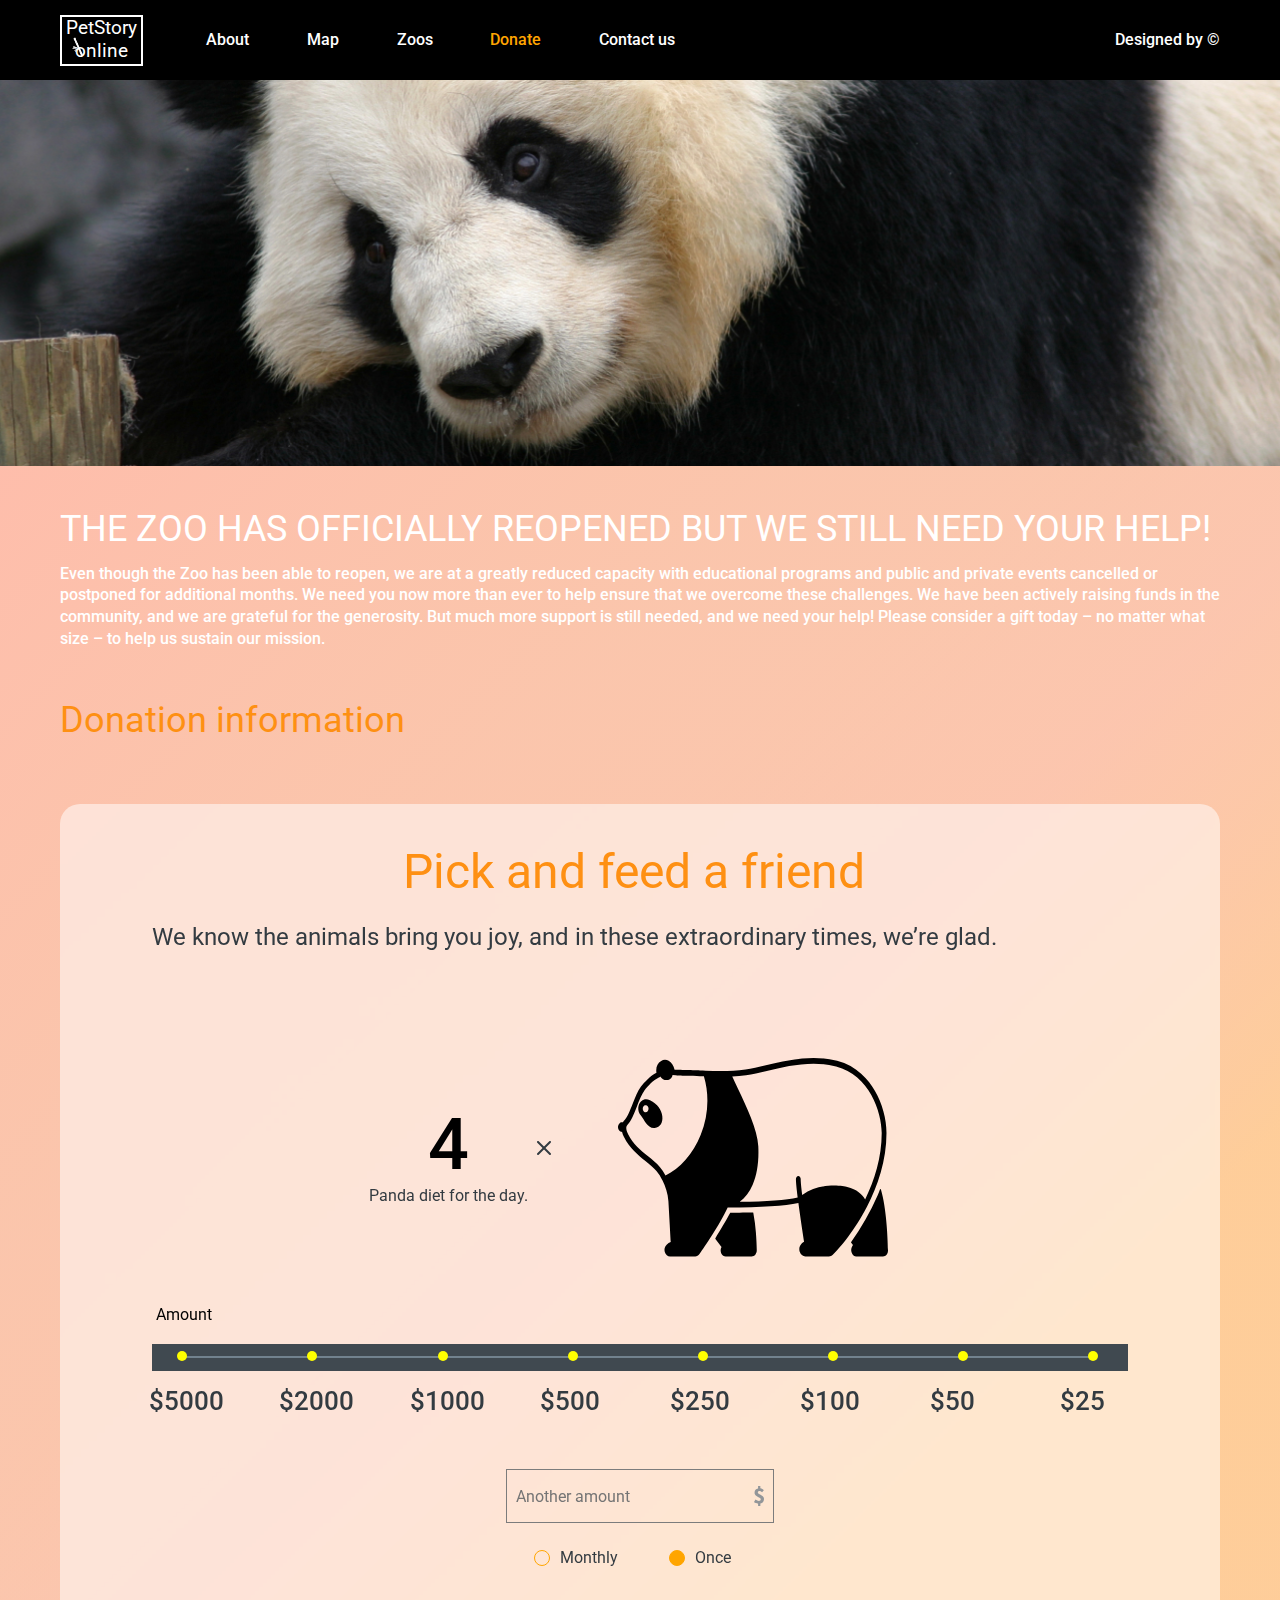
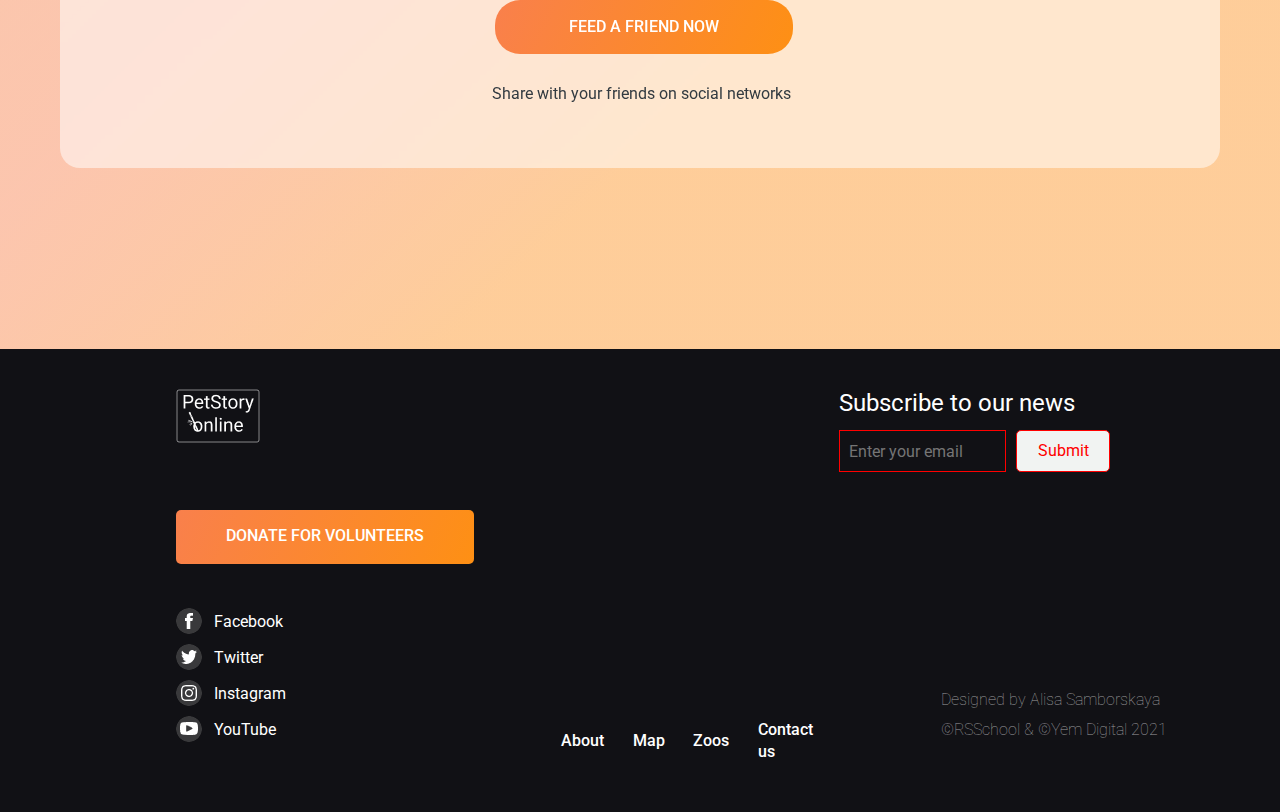
<file: pages/donate/index.html>
<!DOCTYPE html>
<html lang="en">
<head>
    <meta charset="UTF-8">
    <meta http-equiv="X-UA-Compatible" content="IE=edge">
    <meta name="viewport" content="width=device-width, initial-scale=1.0">
    <link rel="icon" type="image/x-icon" href="../../assets/icons/panda_iconpanda-icon-s.svg">
    <link rel="stylesheet" href="./style.css">
    <link rel="preconnect" href="https://fonts.googleapis.com">
    <link rel="preconnect" href="https://fonts.googleapis.com">
    <link rel="preconnect" href="https://fonts.gstatic.com" crossorigin>
    <link href="https://fonts.googleapis.com/css2?family=Roboto:ital,wght@0,100;0,400;0,500;0,700;0,900;1,400;1,700;1,900&family=Rubik+Dirt&display=swap" rel="stylesheet">
    <title>ONLINE_ZOO</title>
</head>
<body>
    <div class="wrapper">
        <header>
            <div class="guide">
               <div class="logo_h1">
                <a class="header_logo_link" href="https://hopelessju.github.io/online-zoo/"> <h1>PetStory online</h1></a>
               </div>
                <nav class="nav_header">
                    <ul class="nav_ul">
                        <li class="nav_li">
                            <a class="anchor anchor_about" href="https://hopelessju.github.io/online-zoo/">About</a>
                        </li>
                        <li class="nav_li">
                            <a class="anchor anchor_map" href="#">Map</a>
                        </li>
                        <li class="nav_li">
                            <a class="anchor anchor_zoos" href="#">Zoos</a>
                        </li>
                        <li class="nav_li">
                            <a class="anchor anchor_donate" href="./index.html">Donate</a>
                        </li>
                        <li class="nav_li">
                            <a class="anchor anchor_contact" href="#">Contact us</a>
                        </li>
                    </ul>
                </nav>
                <div class="designed_by"><a class="header_designed" href="https://www.figma.com/file/jfEFwkXVj1WRq7sUHDr8os/PetStory-online?node-id=0%3A1" target="_blank"> Designed by ©</a></div>
            </div>
        </header>
        <main>
            <div class="panda_wrapper">
            </div>
            <div class="feed_wrapper">
                <div class="feed_friend_container">
                    <div class="feed_description">
                        <h2>THE ZOO HAS OFFICIALLY REOPENED BUT WE STILL NEED YOUR HELP!</h2>
                        <p>Even though the Zoo has been able to reopen, we are at a greatly reduced capacity with educational programs and public and private events cancelled or postponed for additional months. We need you now more than ever to help ensure that we overcome these challenges. We have been actively raising funds in the community, and we are grateful for the generosity. But much more support is still needed, and we need your help! Please consider a gift today – no matter what size – to help us sustain our mission.</p>
                        <a href="#">Donation information</a>
                    </div>
                    <div class="feed_container">
                        <div class="pay_head">
                            <h2 class="pay_h2">Pick and feed a friend</h2>
                            <p class="pay_head_p">We know the animals bring you joy, and in these extraordinary times, we’re glad.</p>
                        </div>
                        <div class="pay_pictures">
                            <div class="pay_picture_text">
                                <div class="amount_of_animals">4</div>
                                <p>Panda diet for the day.</p>
                            </div>
                            <div class="math_sign"><img src="../../assets/icons/x_icon.svg" alt="x-icon"></div>
                            <div class="panda_picture">
                                <img src="../../assets/icons/panda_widget1.svg" alt="panda">
                            </div>
                        </div>
                        <div class="pay_amount">
                            <p class="pay_amount_text">Amount</p>
                            <div class="radio_pay">
                                <div class="radio_bgd">
                                    <div class="middle_line"></div>
                                </div>
                                <div class="pay_scale">
                                    <div class="radio_btn">
                                        <input class="radio_input" type="radio" id="5000" value="5000" name="radio_group">
                                        <label class="radio_label" for="5000">$5000</label>
                                    </div>
                                    <div class="radio_btn">
                                        <input class="radio_input" type="radio" id="2000" value="2000" name="radio_group">
                                        <label class="radio_label" for="2000">$2000</label>
                                    </div>
                                    <div class="radio_btn">
                                        <input class="radio_input" type="radio" id="1000" value="1000" name="radio_group">
                                        <label class="radio_label" for="1000">$1000</label>
                                    </div>
                                    <div class="radio_btn">
                                        <input class="radio_input" type="radio" id="500" value="500" name="radio_group">
                                        <label class="radio_label" for="500">$500</label>
                                    </div>
                                    <div class="radio_btn">
                                        <input class="radio_input" type="radio" id="250" value="250" name="radio_group">
                                        <label class="radio_label" for="250">$250</label>
                                    </div>
                                    <div class="radio_btn">
                                        <input class="radio_input" type="radio" id="100" value="100" name="radio_group">
                                        <label class="radio_label" for="100">$100</label>
                                    </div>
                                    <div class="radio_btn">
                                        <input class="radio_input" type="radio" id="50" value="50" name="radio_group">
                                        <label class="radio_label" for="50">$50</label>
                                    </div>
                                    <div class="radio_btn">
                                        <input class="radio_input" type="radio" id="25" value="25" name="radio_group">
                                        <label class="radio_label" for="25">$25</label>
                                    </div>
                                </div>
                            </div>
                            <div class="custom_pay">
                                <input class="custom_input" type="number" max="9999"oninput="javascript: if (this.value.length > this.maxLength) this.value = this.value.slice(0, this.maxLength);"
                                type = "number" maxlength = "4" placeholder="Another amount">
                                <div class="custom_radio_group">
                                    <div class="custom_radio">
                                        <input type="radio" name="custom_group" id="monthly">
                                        <label for="monthly">Monthly</label>
                                    </div>
                                    <div class="custom_radio">
                                        <input type="radio" name="custom_group" id="once" checked>
                                        <label for="once">Once</label>
                                    </div>
                                </div>
                            </div>
                            <button class="feed_btn">Feed a friend now</button>
                            <p class="feed_end_p">Share with your friends on social networks </p>
                        </div>
                    </div>
                </div>
            </div>
        </main>
        <footer>
            <div class="footer_wrapper">
                <div class="footer_container">
                    <div class="footer_left">
                        <a class="footer_logo" href="https://hopelessju.github.io/online-zoo/"><img src="../../assets/images/logofooter.png" alt="link to the main page"></a>
                        <a class="footer_btn" href="./index.html">donate for volunteers</a>
                        <div class="footer_links">
                            <div class="fcb_link div_links">
                                <a href="https://www.facebook.com/" target="_blank"><img src="../../assets/icons/Newfolder/facebook.png" alt="facebook link">Facebook</a>
                            </div>
                            <div class="twitter_link div_links">
                                <a  href="https://twitter.com/" target="_blank"><img src="../../assets/icons/Newfolder/twitter.png" alt="twitter link">Twitter</a>
                            </div>
                            <div class="insta_link div_links">
                                <a  href="https://www.instagram.com/" target="_blank"><img src="../../assets/icons/Newfolder/instagram.png" alt="instagramlink">Instagram</a>
                            </div>
                            <div class="youtube_link div_links">
                                <a class="youtube_link" href="https://www.youtube.com/" target="_blank"> <img src="../../assets/icons/Newfolder/youtube.png" alt="youtube link"></img>YouTube</a>
                            </div>
                        </div>
                    </div>
                    <div class="footer_middle">
                        <nav class="nav_footer">
                            <ul class="nav_ul">
                                <li class="nav_li">
                                    <a class="anchor anchor_about" href="https://hopelessju.github.io/online-zoo/">About</a>
                                </li>
                                <li class="nav_li">
                                    <a class="anchor anchor_map" href="#">Map</a>
                                </li>
                                <li class="nav_li">
                                    <a class="anchor anchor_zoos" href="#">Zoos</a>
                                </li>
                                <li class="nav_li">
                                    <a class="anchor anchor_contact" href="#">Contact us</a>
                                </li>
                            </ul>
                        </nav>
                    </div>
                    <div class="footer_right">
                        <div class="subscribe">Subscribe to our news</div>
                        <form class="submit_form">
                            <input class="footer_input" type="email" placeholder="Enter your email" required>
                            <button type='submit' class="subscribe_btn">Submit</button>
                        </form>
                        <div class="footer_designed_by">
                            <p>Designed by Alisa Samborskaya <br> ©RSSchool & ©Yem Digital 2021</p>
                        </div>
                    </div>
                </div>
            </div>
        </footer>
    </div>
</body>
</file>
<file: pages/donate/style.css>
body {
    margin: 0 auto;
    scroll-behavior: smooth;
}

.wrapper {
    max-width: 100%;
    height: 7080x;
}

.guide {
    max-width: 1160px;
    height: 100%;
    margin: 0 auto;
    display: flex;
    align-items: center;
}

header {
    max-width: 100%;
    position: relative;
    height: 80px;
    background: black;
}

.logo_h1 {
    position: relative;
    display: flex;
    align-items: center;
    border: 2px solid white;
    max-width: 79px;
    max-height: 47px;
    font-family: 'Roboto', sans-serif;
    color: #FFFFFF;
}

.logo_h1::before {
    content: '';
    position: absolute;
    display: block;
    height: 40%;
    width: 14%;
    left: 12.5%;
    top: 44%;
    background-image: url(../../assets/icons/bamboo.svg);
    background-repeat: no-repeat;
    color: #FFFFFF;
}

.header_logo_link {
    text-decoration: none;
}

h1 {
    font-family: 'Roboto', sans-serif;
    font-style: normal;
    font-weight: 400;
    font-size: 19px;
    line-height: 120%;
    text-align: center;
    color: #FFFFFF;
}

.nav_header {
    display: flex;
    width: 67%;
}

.nav_ul {
    margin-left: 3%;
    display: flex;
    align-items: center;
    justify-content: space-between;
    width: inherit;
    list-style-type: none;
}

.nav_li {
    margin-right: 10%;
    display: flex;
    max-width: 100%;
    align-items: center;
    justify-content: space-evenly;
    style: none;
}

.anchor {
    text-decoration: none;
    font-family: 'Roboto';
    font-style: normal;
    font-weight: 500;
    font-size: 16px;
    line-height: 140%;
    color: #FFFFFF;
}

.anchor:hover {
    transform: scale(1.2);
    color: #f9f004;
    transition: all ease-in 0.2s;
    text-shadow: 1px 1px 1px #0feff7;
}

.designed_by a {
    text-decoration: none;
    color: white;
}

.designed_by a:hover {
    color: #f9f004;
}

.designed_by {
    margin-left: 16.8%;
    text-decoration: none;
    font-family: 'Roboto';
    font-style: normal;
    font-weight: 500;
    font-size: 16px;
    line-height: 140%;
}

.designed_by:hover {
    cursor: pointer;
    transform: scale(1.2);
    color: #f9f004;
    transition: all ease-in 0.2s;
    text-shadow: 1px 1px 1px #0feff7;
}

.anchor_donate {
    color: orange;
}

/* MAIN */
.panda_wrapper {
    width: 100%;
    background-image: url(../../assets/images/panda_bg.jpg);
    background-repeat: no-repeat;
    background-position: center;
    background-size: cover;
    min-height: 390px;
    margin-top: -5px;
    padding-bottom: 1px;
}
.feed_wrapper {
    padding-top: 40px;
    padding-bottom: 181px;
    width: 100%;
    background: linear-gradient(315.75deg, rgba(254, 210, 144, 0.7) 30.06%, #FEBDAB 100.95%, rgba(254, 210, 144, 0.7) 106.36%), linear-gradient(315.75deg, rgba(254, 189, 171, 0.74) 30.06%, rgba(243, 169, 248, 0.66) 50.74%, #E0D8F0 80.49%, #EAF7FE 127.9%, #EAF7FE 149.54%), linear-gradient(315.75deg, rgba(254, 189, 171, 0.74) 30.06%, rgba(243, 169, 248, 0.66) 50.74%, #E0D8F0 80.49%, #EAF7FE 127.9%, #EAF7FE 149.54%);
}

.feed_friend_container {
    max-width: 1160px;
    margin: 0 auto;
}
.pay_head h2, .pay_head p, .pay_amount_text, .feed_end_p, .feed_description h2, .feed_description p {
    margin: 0;
}

.feed_description {
    box-sizing: border-box;
    margin-bottom: 60px;
}

.feed_description h2 {
    font-family: 'Roboto';
    font-style: normal;
    font-weight: 400;
    font-size: 36px;
    line-height: 130%;
    color: #FFFFFF;
    margin-bottom: 10px;
}

.feed_description p {
    font-family: 'Roboto';
    font-style: normal;
    font-weight: 500;
    font-size: 16px;
    line-height: 135%;
    color: #FFFFFF;
    margin-bottom: 48px;
}

.feed_description a {
    text-decoration: none;
    font-family: 'Roboto';
    font-style: normal;
    font-weight: 400;
    font-size: 36px;
    line-height: 130%;
    color: #FE9013;
    margin-bottom: 60px;
}
.feed_container {
    background: rgba(255, 255, 255, 0.52);
    backdrop-filter: blur(2px);
    border-radius: 20px;
    box-sizing: border-box;
    padding: 39px 92px 62px 92px;
}
.pay_head {
    margin-bottom: 60px;
}

.pay_head h2 {
    font-family: 'Roboto';
    font-style: normal;
    font-weight: 400;
    font-size: 48px;
    line-height: 120%;
    text-align: center;
    color: #FE9013;
    margin-left: -13px;
    margin-bottom: 22px;
}

.pay_head p {
    font-family: 'Roboto';
    font-style: normal;
    font-weight: 400;
    font-size: 24px;
    line-height: 120%;
    color: #333B41;
}


.amount_of_animals {
    font-family: 'Roboto';
    font-style: normal;
    font-weight: 500;
    font-size: 72px;
    line-height: 80%;
    text-align: center;
    text-transform: uppercase;
    color: #000000;
}

.pay_pictures {
    display: flex;
    justify-content: center;
    align-items: flex-end;
    padding-right: 10px;
    margin-bottom: 43px;
}

.pay_picture_text {
    margin-bottom: 54px;
}

.math_sign {
    margin: 0px 67px 102px 9px;

}

.panda_picture{
    margin: 0;
}

.pay_picture_text p {
    font-family: 'Roboto';
    font-style: normal;
    font-weight: 400;
    font-size: 16px;
    line-height: 140%;
    text-align: center;
    color: #333B41;
    margin: 11px 0 0 0;
}

.pay_amount_text {
    font-family: 'Roboto';
    font-style: normal;
    font-weight: 400;
    font-size: 16px;
    line-height: 140%;
    color: #000000;
    margin: 0 0 17px 4px;
}

.radio_bgd {
    background-color: #404950;
    width: 100%;
    height: 27px;
    display: flex;
    justify-content: center;
    align-items: center;
}

.middle_line {
    background-color: #72828E;
    height: 2px;
    width: 93%;
}

.radio_pay {
    justify-content: space-between;
}

.pay_scale {
    display: flex;
    justify-content: space-between;
    width: 100%;
    margin-bottom: 50px;
    margin-left: 2.6%;
}
.radio_btn {
    position: relative;
    display: flex;
    flex-direction: column;
    width: 6.7%;
}

.radio_btn label {
    cursor: pointer;
    display: inline-block;
    font-family: 'Roboto';
    font-style: normal;
    font-weight: 500;
    font-size: 26px;
    line-height: 140%;
    text-transform: uppercase;
    transition: color 0.2s ease;
    color: #333B41;
    /* width: 93px; */
    margin-left: -28px;
}
 .radio_input:checked+label, .radio_input:not(:checked)+label:hover, .radio_input:checked+label:hover .radio_input:not(:checked)+.radio_input:hover, .radio_input:hover+.radio_label {
    color: orange;
    transition: color 0.1s ease;
 }

.radio_input {
    position: relative;
    display: block;
    cursor: pointer;
    box-sizing: border-box;
    appearance: none;
    margin: 0;
    border-radius: 50%;
    transition: background-color 0.4s ease;
    background-color: yellow;
    width: 10px;
    height: 10px;
    margin: -20px 0 22px 0;
}

/* .radio_input:checked {
    position: relative;
    display: block;
    cursor: pointer;
    box-sizing: border-box;
    appearance: none;
    margin: 0;
    border-radius: 50%;
    width: 10px;
    height: 10px;
    margin: -20px 0 22px 0;
} */

/* .radio_input:hover {
    position: relative;
    display: block;
    cursor: pointer;
    box-sizing: border-box;
    appearance: none;
    margin: 0;
    border-radius: 50%;
    transition: background-color 0.2s ease;
    width: 10px;
    height: 10px;
    margin: -20px 0 22px 0;
} */

/* .radio_input::before {
    content: "";
    position: absolute;
    opacity: 0;
    background-image: url(../../assets/icons/roller_icon.svg);
    background-repeat: no-repeat;
    height: 40px;
    width: 40px;
    top: -15px;
    left: -15px;
    transition: opacity 0.4s ease;
 } */

 .radio_input:hover::before {
    content: "";
    position: absolute;
    opacity: 1;
    background-image: url(../../assets/icons/roller_icon.svg);
    background-repeat: no-repeat;
    height: 40px;
    width: 40px;
    top: -15px;
    left: -15px;
 }

/* 
 .radio_input::before {
    content: '';
    position: absolute;
    opacity: 0;
    background-image: url(../../assets/icons/roller_icon.svg);
    background-repeat: no-repeat;
    height: 40px;
    width: 40px;
    top: -15px;
    left: -15px;
    transition: opacity 0.4s ease;
 } */

 .radio_input:checked::before {
    content: '';
    position: absolute;
    opacity: 1;
    background-image: url(../../assets/icons/roller_icon.svg);
    background-repeat: no-repeat;
    height: 40px;
    width: 40px;
    top: -15px;
    left: -15px;
 }
/* 
.radio_input:hover+label:hover .radio_btn::after {
    content: '';
    position: absolute;
    height: 40px;
    width: 40px;
    top: 0;
    left: 0;
    background-image: url(../../assets/icons/roller_icon.svg);
} */


.custom_pay {
    display: flex;
    flex-direction: column;
    justify-content: center;
    align-items: center;
    margin-bottom: 24px;
}

.custom_input::-webkit-inner-spin-button, .custom_input::-webkit-outer-spin-button {
    -webkit-appearance: none;
}

.custom_input {
    box-sizing: border-box;
    padding-top: 1px;
    padding-left: 9px;
    border: 1px solid #7c7c7c;
    background: transparent;
    background-image: url(../../assets/icons/Vector-$.svg);
    background-repeat: no-repeat;
    background-position: 247px center;
    height: 54px;
    width: 27.5%;
    font-family: 'Roboto';
    font-style: normal;
    font-weight: 400;
    font-size: 16px;
    line-height: 140%;
    color: #929699;
    margin-bottom: 27px;
}

.radio-btn {
    box-sizing: border-box;
    padding-top: 1px;
    padding-left: 9px;
    border: 1px solid #7c7c7c;
    background: transparent;
    background-image: url(../../assets/icons/Vector-$.svg);
    background-repeat: no-repeat;
    background-position: 247px center;
    height: 54px;
    width: 27.5%;
    font-family: 'Roboto';
    font-style: normal;
    font-weight: 400;
    font-size: 16px;
    line-height: 140%;
    color: #929699;
    margin-bottom: 27px;
}

.custom_radio_group {
    display: flex;
    width: 20%;
    margin-left: -17px;
}

.custom_radio {
    margin-right: 51px;
    display: flex;
    align-items: center;
}

.custom_radio input {
    display: block;
    cursor: pointer;
    box-sizing: border-box;
    appearance: none;
    margin: 0;
    border-radius: 50%;
    background-color: transparent;
    border: 1px solid orange;
    width: 16px;
    height: 16px;
    margin-bottom: 10px;
    margin-right: 10px;
}

.custom_radio input:checked {
    transition: background-color 0.4s ease;
    background-color: orange;
    box-shadow: 0 0 3px 3px transparent;
    border: 1px solid orange;
    width: 16px;
    height: 16px;
}

.custom_radio label {
    cursor: pointer;
    font-family: 'Roboto';
    font-style: normal;
    font-weight: 400;
    font-size: 16px;
    line-height: 140%;
    color: #333B41;
    margin-top: -9px;
}

.feed_btn {
    transition: all ease-in 0.2s;
    display: block;
    margin: auto;
    margin-left: 35.14%;
    font-family: 'Roboto';
    font-style: normal;
    font-weight: 500;
    font-size: 16px;
    line-height: 140%;
    text-align: center;
    text-transform: uppercase;
    color: #FFFFFF;
    border: none;
    height:54px;
    width: 298px;
    background: linear-gradient(113.96deg, #F9804B 1.49%, #FE9013 101.44%);
    border-radius: 25px;
    margin-bottom: 29px;
}

.feed_btn:hover, .footer_btn:hover {
    /* transform: scale(1.05); */
    transition: all ease-in 0.2s;
    cursor: pointer;
    background: #E47209;
    box-shadow: 0px 0px 20px 1px #dc6905;
    /* font-size: 115%; */
}
.feed_btn:active, .footer_btn:active {
    cursor: grab;
    background: #4B9200;
    box-shadow: 0px 0px 20px 1px #4B9200;
}

.feed_end_p {
    margin-left: 34.87%;
    font-family: 'Roboto';
    font-style: normal;
    font-weight: 400;
    font-size: 16px;
    line-height: 140%;
    color: #333B41;
}
/* FOOTER */

.footer_wrapper {
    max-width: 100%;
    background-color: #111115;
    padding-top: 40px;
    padding-bottom: 33px;
}

.footer_container {
    width: 72.5%;
    margin: 0 auto;
    display: flex;
}

.footer_left {
    display: flex;
    flex-direction: column;
}
.footer_btn {
    transition: all ease-in 0.2s;
    text-decoration: none;
    padding-top: 15px;
    margin-top: 63px;
    border: none;
    font-family: 'Roboto';
    font-style: normal;
    font-weight: 500;
    font-size: 16px;
    line-height: 140%;
    text-align: center;
    text-transform: uppercase;
    color: #FFFFFF;
    width: 298px;
    height: 39px;
    background: linear-gradient(113.96deg, #F9804B 1.49%, #FE9013 101.44%);
    border-radius: 5px;
}

.footer_links {
    width: 40%;
    display: flex;
    flex-direction: column;
    margin-top: 44px;
    font-family: 'Roboto';
    font-style: normal;
    font-weight: 400;
    font-size: 16px;
    line-height: 140%;
    color: #FFFFFF;
}

.div_links {
    display: flex;
}

.div_links a {
    text-decoration: none;
    height: 36px;
    color: #FFFFFF;
}

.footer_links img {
    margin-right: 12px;
}

.div_links img:hover {
    cursor: pointer;
}

.div_links:hover a {
    color: rgba(228, 114, 9, 1);
}
.div_links:active a {
    color: rgba(75, 146, 0, 1);
    ;
}

.div_links a > img {
    margin-bottom: -7px;
}

.fcb_link:hover img {
    opacity: 1;
    background-image: url(../../assets/icons/Newfolder/facebook_hover.png);
    background-repeat: no-repeat;
}
.twitter_link:hover img {
    background-image: url(../../assets/icons/Newfolder/trwitter_hover.png);
    background-repeat: no-repeat;
}
.insta_link:hover img {
    background-image: url(../../assets/icons/Newfolder/instagram_hover.png);
    background-repeat: no-repeat;
}
.youtube_link:hover img {
    background-image: url(../../assets/icons/Newfolder/youtube_hover.png);
    background-repeat: no-repeat;
}

.fcb_link:active img {
    background-image: url(../../assets/icons/Newfolder/facebook_active.png);
    background-repeat: no-repeat;
}
.twitter_link:active img {
    background-image: url(../../assets/icons/Newfolder/trwitter_active.png);
    background-repeat: no-repeat;
}
.insta_link:active img {
    background-image: url(../../assets/icons/Newfolder/instagram_active.png);
    background-repeat: no-repeat;
}
.youtube_link:active img {
    background-image: url(../../assets/icons/Newfolder/youtube_active.png);
    background-repeat: no-repeat;
}

.footer_middle {
    margin-top: 314px;
    margin-left: 4%;
    width: 39.35%;
    box-sizing: border-box;
}

.footer_right {
    margin-left: -8px;
    width: 31%;
}

.subscribe {
    margin-bottom: 13px;
    font-family: 'Roboto';
    font-style: normal;
    font-weight: 400;
    font-size: 24px;
    line-height: 120%;
    color: #ffffff;
}

.submit_form {
    display: flex;
    margin-right: -6px;
}

.submit_form:focus-within button {
    background-color: #4b92002b;
    color:  #F1F3F2;
}

.footer_input {
    margin-right: 10px;
    font-family: 'Roboto';
    font-style: normal;
    font-weight: 400;
    font-size: 16px;
    line-height: 140%;
    color: #BDBDBD;
    background: transparent;
    border: 1px solid green;
    height: 38px;
    width: 90%;
    padding-left: 9px;
}

.footer_input:invalid, .footer_input:invalid+.subscribe_btn{
    border: 1px solid red;
    color: red;
}

.subscribe_btn {
    cursor: pointer;
    font-family: 'Roboto';
    font-style: normal;
    font-weight: 400;
    font-size: 16px;
    line-height: 140%;
    color: #4B9200;
    background: #F1F3F2;
    border: 1px solid #4B9200;
    border-radius: 5px;
    height: 42px;
    width: 52%;
}

.footer_designed_by {
    margin-top: 213px;
    margin-left: 38.6%;
    width: 228px;
    height: 21px;
    font-family: 'Roboto';
    font-style: normal;
    font-weight: 100;
    font-size: 16px;
    line-height: 188%;
    color: #ffffff94;
}
</file>
